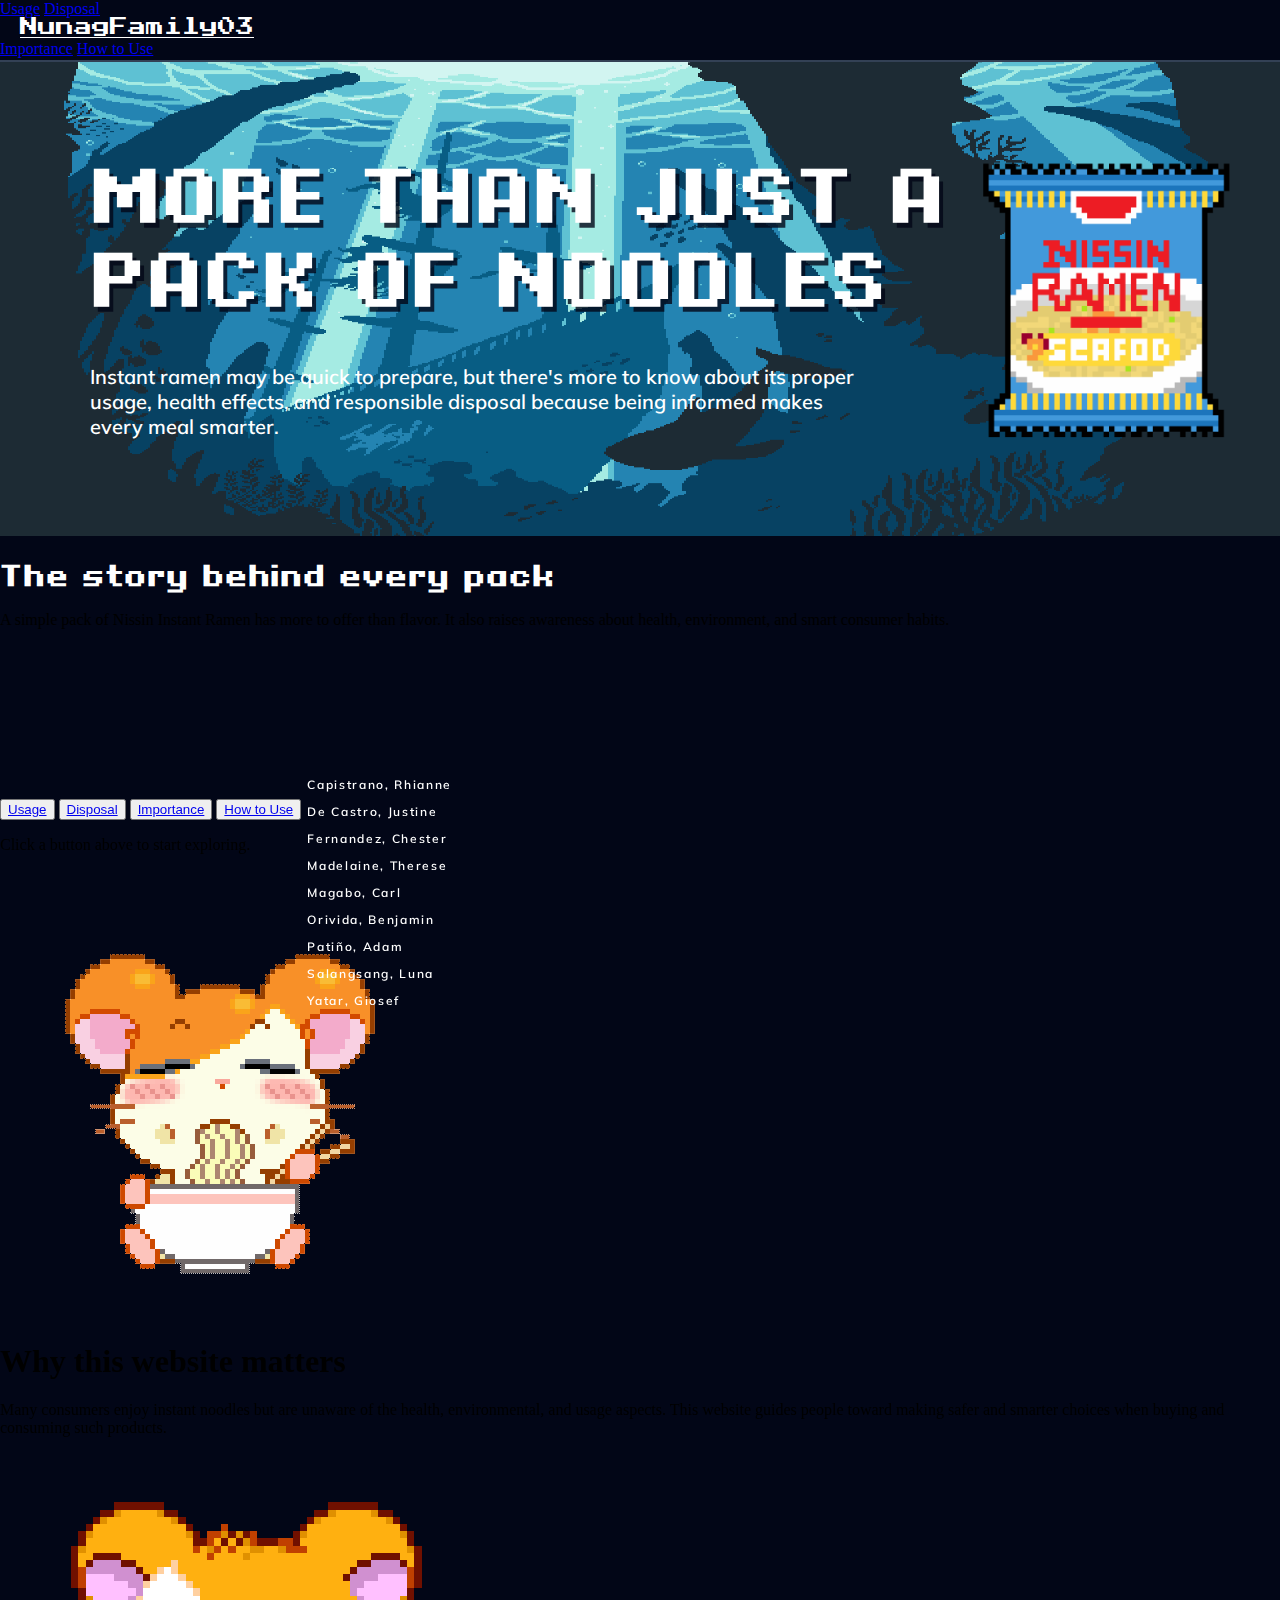
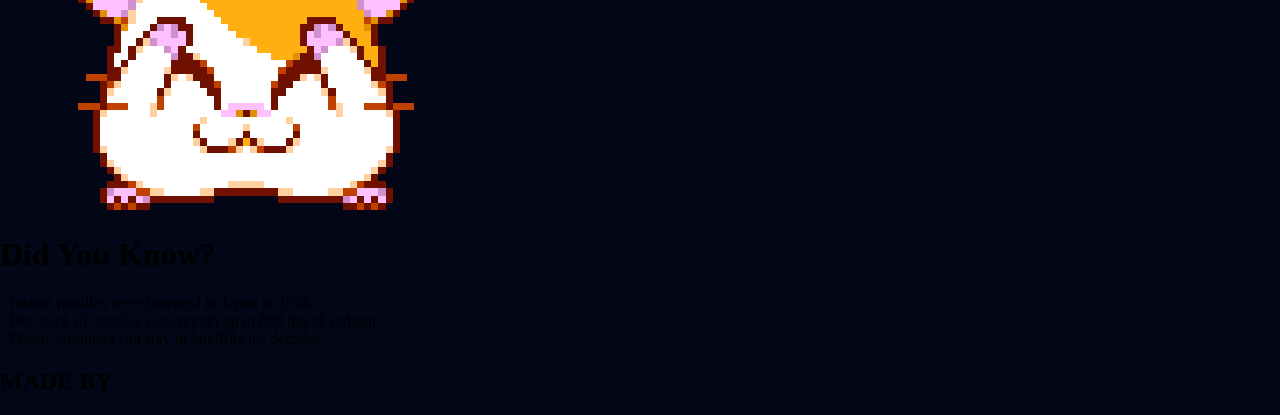
<file: index.html>
<!DOCTYPE html>
<html lang="en">
<head>
    <meta charset="UTF-8">
    <meta name="viewport" content="width=device-width, initial-scale=1.0">
    <link rel="stylesheet" href="assets/styles/style.css">
    <link rel="icon" type="image/png" href="assets/img/shrimp.png">
    <title>NunagFamily03</title>

    <!-- Press Start 2P Font -->
    <link rel="preconnect" href="https://fonts.googleapis.com">
    <link rel="preconnect" href="https://fonts.gstatic.com" crossorigin>
    <link href="https://fonts.googleapis.com/css2?family=Press+Start+2P&display=swap" rel="stylesheet">
    <!-- Mulish Font -->
    <link rel="preconnect" href="https://fonts.googleapis.com">
    <link rel="preconnect" href="https://fonts.gstatic.com" crossorigin>
    <link href="https://fonts.googleapis.com/css2?family=Mulish:ital,wght@0,200..1000;1,200..1000&family=Press+Start+2P&display=swap" rel="stylesheet">
    <!-- Custom Fonts -->
    <link rel="stylesheet" href="assets/styles/customFonts.css">
</head>
<body>
    <!-- Top Navigation Bar -->
    <div id="topNavBar">
        <div class="leftLinks">
            <a href="usage.html">Usage</a>
            <a href="disposal.html">Disposal</a>
        </div>

        <a id="siteName" href="index.html">NunagFamily03</a>

        <div class="rightLinks">
            <a href="importance.html">Importance</a>
            <a href="howtouse.html">How to Use</a>
        </div>
    </div>

    <!-- Site Eye Catcher -->
    <div id="eyeCatchContainer">
        <img id="backgroundGIF" src="assets/img/UnderwaterGIF.gif" alt="Beach Pixel Art">
        <h2 id="topWord">MORE THAN JUST A PACK OF NOODLES</h2>
        <img id="ramenPackGIF" src="assets/img/pixil-gif-drawing.gif" alt="Nissin Instant Noodles Pixel Art">
        <p class="paragraphTXT" id="bottomWord">Instant ramen may be quick to prepare, but there's more to know about its proper usage, health effects, and responsible disposal because being informed makes every meal smarter.</p>
    </div>
    <div id="introSection">
        <h1 id="introHeader">The story behind every pack</h1>
        <p class="paragraphTXT" id="introDesc">A simple pack of Nissin Instant Ramen has more to offer than flavor. It also raises awareness about health, environment, and smart consumer habits.</p>

        <!-- Video -->
        <iframe 
          id="videoAD" 
          src="https://www.youtube.com/embed/2_D_v9cF2Iw?controls=1" 
          frameborder="0" 
          allowfullscreen>
        </iframe>
        
        <div id="introBTNLinks">
            <button class="introBTN"><a href="usage.html">Usage</a></button>
            <button class="introBTN"><a href="disposal.html">Disposal</a></button>
            <button class="introBTN"><a href="importance.html">Importance</a></button>
            <button class="introBTN"><a href="howtouse.html">How to Use</a></button>
        </div>
        <p class="paragraphTXT" id="ctaTXT">Click a button above to start exploring.</p>
    </div>
    <div id="otherSection">
        <!-- Importance -->
        <img id="mema" src="assets/img/RamenEaterMouse.gif">
        <h1 id="importanceHeader">Why this website matters</h1>
        <p id="importancePRGP">Many consumers enjoy instant noodles but are unaware of the health, environmental, and usage aspects. This website guides people toward making safer and smarter choices when buying and consuming such products.</p>

        <!-- Fun Facts -->
        <img id="tungaw" src="assets/img/Mouse.gif">
        <h1 id="funFactHeader">Did You Know?</h1>
        <p id="funFactPRGP">- Instant noodles were invented in Japan in 1958.<br>- One pack of noodles can contain up to 800 mg of sodium.<br>- Plastic wrappers can stay in landfills for decades.</p>
    </div>
    <div id="devSection">
        <h2 id="creditsHeader">MADE BY</h2>
        <div id="creditsDiv">
            <p>Capistrano, Rhianne</p>
            <p>De Castro, Justine</p>
            <p>Fernandez, Chester</p>
            <p>Madelaine, Therese</p>
            <p>Magabo, Carl</p>
            <p>Orivida, Benjamin</p>
            <p>Patiño, Adam</p>
            <p>Salangsang, Luna</p>
            <p>Yatar, Giosef</p>
        </div>
    </div>
</body>

</html>
</file>
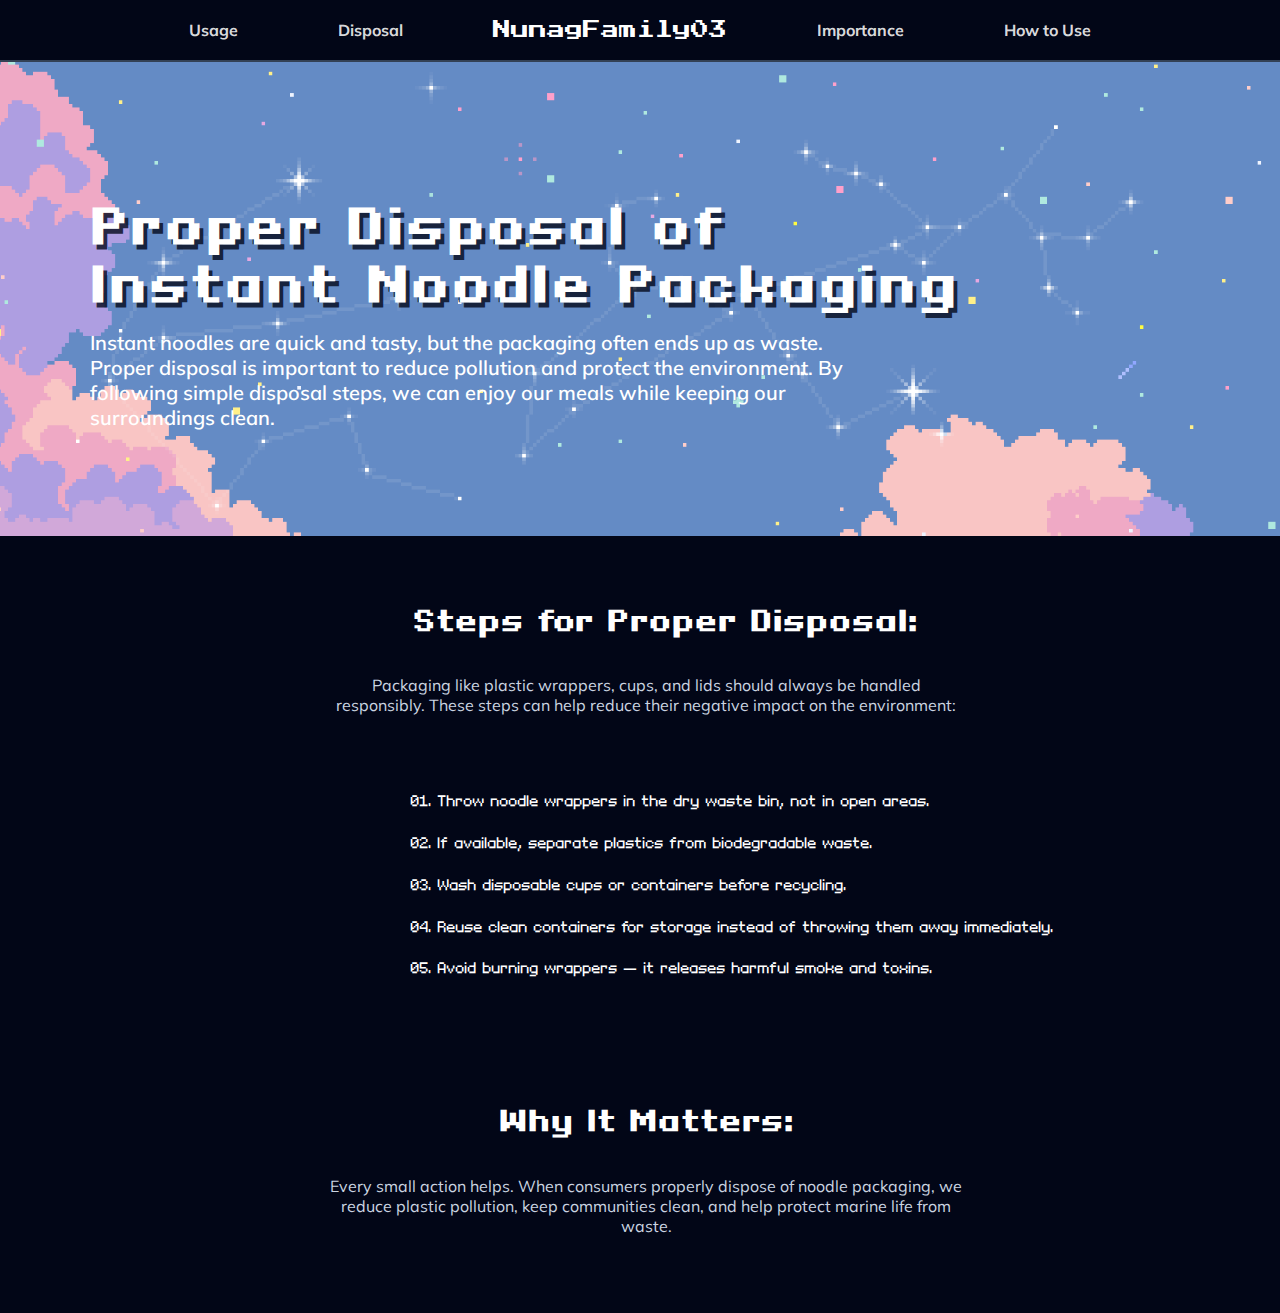
<file: disposal.html>
<!DOCTYPE html>
<html lang="en">
<head>
    <meta charset="UTF-8">
    <meta name="viewport" content="width=device-width, initial-scale=1.0">
    <link rel="stylesheet" href="assets/styles/disposal.css">
    <link rel="icon" type="image/png" href="assets/img/shrimp.png">
    <title>NunagFamily03</title>

    <!-- Press Start 2P Font -->
    <link rel="preconnect" href="https://fonts.googleapis.com">
    <link rel="preconnect" href="https://fonts.gstatic.com" crossorigin>
    <link href="https://fonts.googleapis.com/css2?family=Press+Start+2P&display=swap" rel="stylesheet">
    <!-- Mulish Font -->
    <link rel="preconnect" href="https://fonts.googleapis.com">
    <link rel="preconnect" href="https://fonts.gstatic.com" crossorigin>
    <link href="https://fonts.googleapis.com/css2?family=Mulish:ital,wght@0,200..1000;1,200..1000&family=Press+Start+2P&display=swap" rel="stylesheet">
    <!-- Custom Fonts -->
    <link rel="stylesheet" href="assets/styles/customFonts.css">
</head>
<body>
    <!-- Top Navigation Bar -->
    <div id="topNavBar">
        <div class="leftLinks">
            <a href="usage.html">Usage</a>
            <a href="disposal.html">Disposal</a>
        </div>

        <a id="siteName" href="index.html">NunagFamily03</a>

        <div class="rightLinks">
            <a href="importance.html">Importance</a>
            <a href="howtouse.html">How to Use</a>
        </div>
    </div>
    <!-- Site Eye Catcher -->
    <div id="eyeCatchContainer">
        <img id="backgroundGIF" src="assets/img/conste.gif">
        <h2 id="topWord">Proper Disposal of Instant Noodle Packaging</h2>
        <p class="paragraphTXT" id="bottomWord">Instant noodles are quick and tasty, but the packaging often ends up as waste. Proper disposal is important to reduce pollution and protect the environment. By following simple disposal steps, we can enjoy our meals while keeping our surroundings clean.</p>
    </div>
    <div id="introSection">
        <h1 id="introHeader">Steps for Proper Disposal:</h1>
        <p class="paragraphTXT" id="introDesc">Packaging like plastic wrappers, cups, and lids should always be handled responsibly. These steps can help reduce their negative impact on the environment:</p>
         <ul style="list-style-type: decimal-leading-zero;">
            <li class="liTXT">Throw noodle wrappers in the dry waste bin, not in open areas.</li>
            <li class="liTXT">If available, separate plastics from biodegradable waste.</li>
            <li class="liTXT">Wash disposable cups or containers before recycling.</li>
            <li class="liTXT">Reuse clean containers for storage instead of throwing them away immediately.</li>
            <li class="liTXT">Avoid burning wrappers — it releases harmful smoke and toxins.</li>
        </ul>

        <h1 id="extraHeader">Why It Matters:</h1>
        <p class="paragraphTXT" id="extraDesc">Every small action helps. When consumers properly dispose of noodle packaging, we reduce plastic pollution, keep communities clean, and help protect marine life from waste.</p>
    </div>
</body>

</html>
</file>
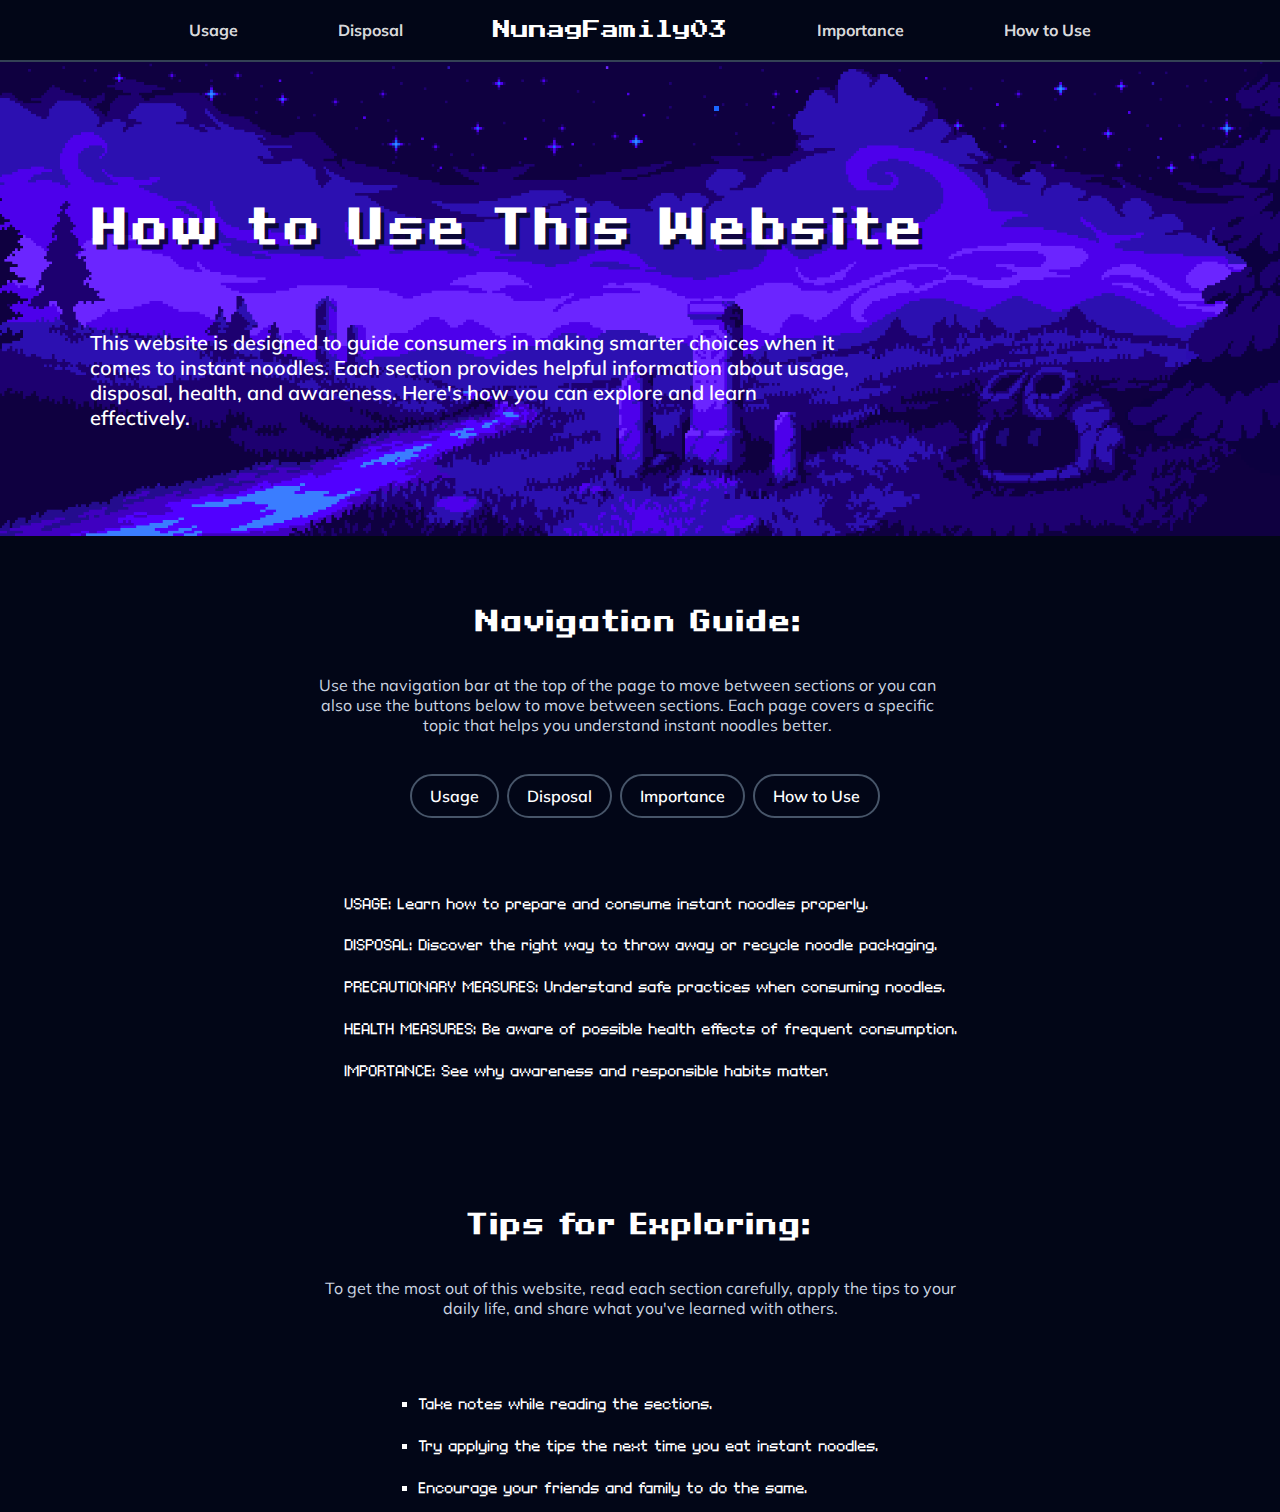
<file: howtouse.html>
<!DOCTYPE html>
<html lang="en">
<head>
    <meta charset="UTF-8">
    <meta name="viewport" content="width=device-width, initial-scale=1.0">
    <link rel="stylesheet" href="/assets/styles/howtouse.css">
    <link rel="icon" type="image/png" href="/assets/img/shrimp.png">
    <title>NunagFamily03</title>

    <!-- Press Start 2P Font -->
    <link rel="preconnect" href="https://fonts.googleapis.com">
    <link rel="preconnect" href="https://fonts.gstatic.com" crossorigin>
    <link href="https://fonts.googleapis.com/css2?family=Press+Start+2P&display=swap" rel="stylesheet">
    <!-- Mulish Font -->
    <link rel="preconnect" href="https://fonts.googleapis.com">
    <link rel="preconnect" href="https://fonts.gstatic.com" crossorigin>
    <link href="https://fonts.googleapis.com/css2?family=Mulish:ital,wght@0,200..1000;1,200..1000&family=Press+Start+2P&display=swap" rel="stylesheet">
    <!-- Custom Fonts -->
    <link rel="stylesheet" href="/assets/styles/customFonts.css">
</head>
<body>
    <!-- Top Navigation Bar -->
    <div id="topNavBar">
        <div class="leftLinks">
            <a href="usage.html">Usage</a>
            <a href="disposal.html">Disposal</a>
        </div>

        <a id="siteName" href="index.html">NunagFamily03</a>

        <div class="rightLinks">
            <a href="importance.html">Importance</a>
            <a href="howtouse.html">How to Use</a>
        </div>
    </div>
    <!-- Site Eye Catcher -->
    <div id="eyeCatchContainer">
        <img id="backgroundGIF" src="assets/img/nightSky.gif">
        <h2 id="topWord">How to Use This Website</h2>
        <p class="paragraphTXT" id="bottomWord">This website is designed to guide consumers in making smarter choices when it comes to instant noodles. Each section provides helpful information about usage, disposal, health, and awareness. Here's how you can explore and learn effectively.</p>
    </div>
    <div id="introSection">
        <h1 id="introHeader">Navigation Guide:</h1>
        <p class="paragraphTXT" id="introDesc">Use the navigation bar at the top of the page to move between sections or you can also use the buttons below to move between sections. Each page covers a specific topic that helps you understand instant noodles better.</p>
        <div id="introBTNLinks">
            <button class="introBTN"><a href="usage.html">Usage</a></button>
            <button class="introBTN"><a href="disposal.html">Disposal</a></button>
            <button class="introBTN"><a href="importance.html">Importance</a></button>
            <button class="introBTN"><a href="howtouse.html">How to Use</a></button>
        </div>
        <ul style="list-style-type: none;">
            <li class="liTXT"><b>USAGE:</b> Learn how to prepare and consume instant noodles properly.</li>
            <li class="liTXT"><b>DISPOSAL:</b> Discover the right way to throw away or recycle noodle packaging.</li>
            <li class="liTXT"><b>PRECAUTIONARY MEASURES:</b> Understand safe practices when consuming noodles.</li>
            <li class="liTXT"><b>HEALTH MEASURES:</b> Be aware of possible health effects of frequent consumption.</li>
            <li class="liTXT"><b>IMPORTANCE:</b> See why awareness and responsible habits matter.</li>
        </ul>

        <h1 id="extraHeader">Tips for Exploring:</h1>
        <p class="paragraphTXT" id="extraDesc">To get the most out of this website, read each section carefully, apply the tips to your daily life, and share what you've learned with others.</p>
        <ul style="list-style-type: square;">
            <li class="liTXT2">Take notes while reading the sections.</li>
            <li class="liTXT2">Try applying the tips the next time you eat instant noodles.</li>
            <li class="liTXT2">Encourage your friends and family to do the same.</li>
        </ul>
    </div>
</body>
</html>
</file>
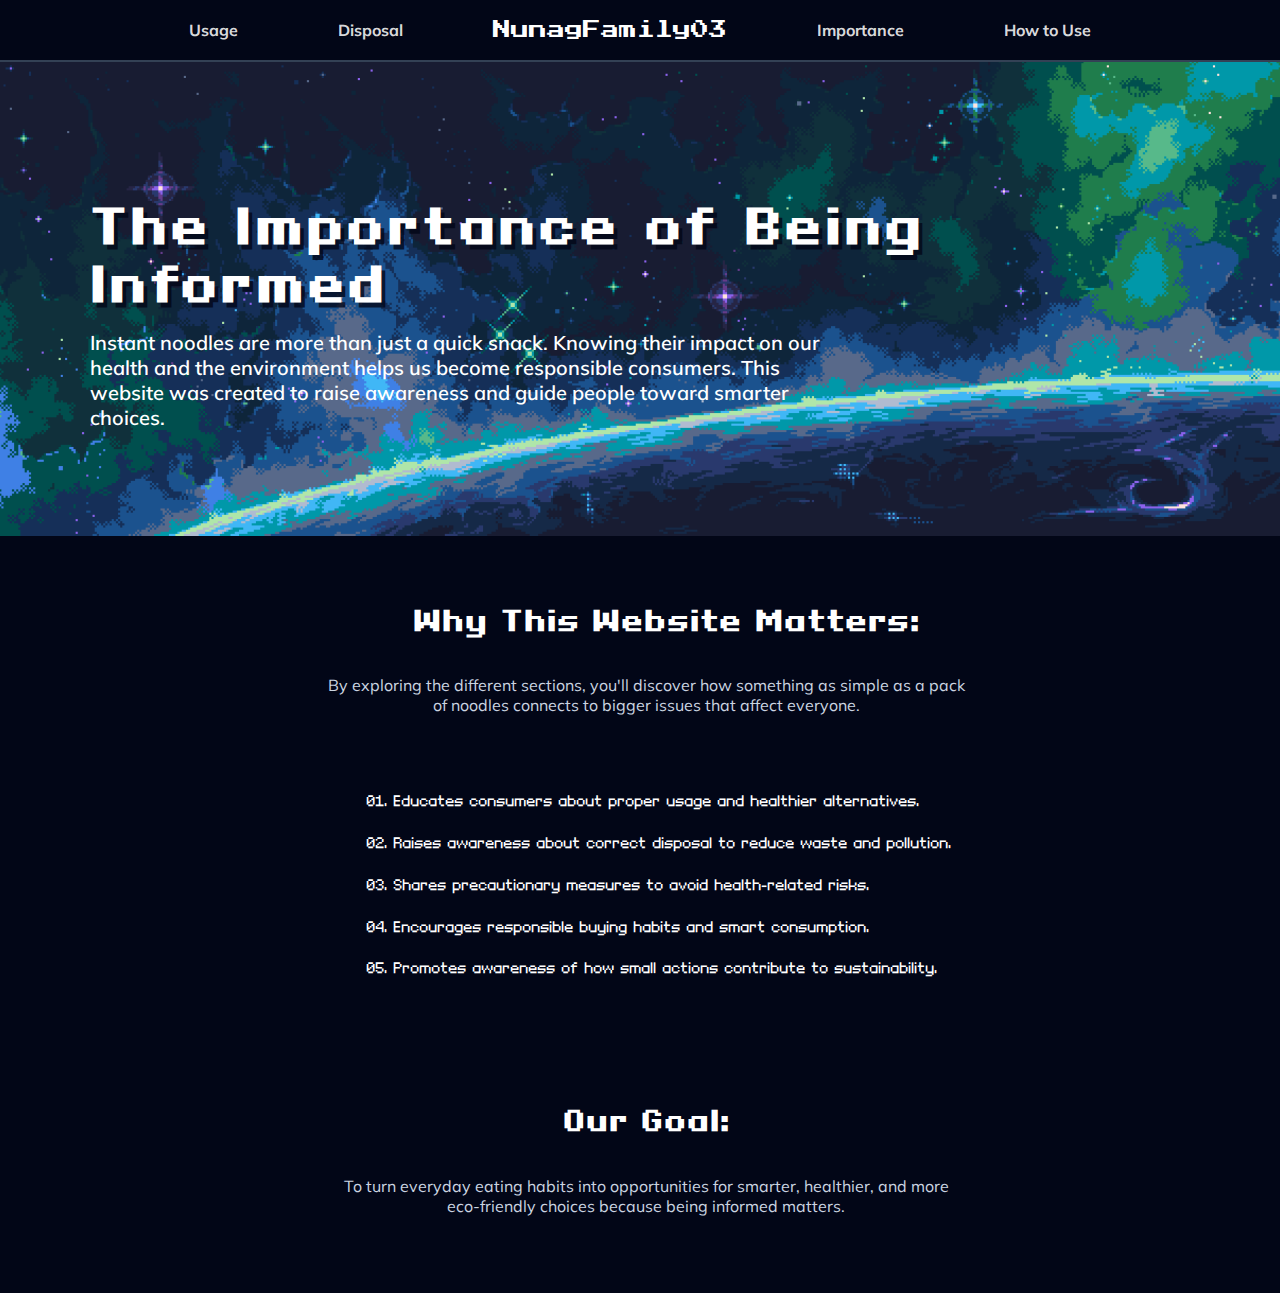
<file: importance.html>
<!DOCTYPE html>
<html lang="en">
<head>
    <meta charset="UTF-8">
    <meta name="viewport" content="width=device-width, initial-scale=1.0">
    <link rel="stylesheet" href="assets/styles/importance.css">
    <link rel="icon" type="image/png" href="assets/img/shrimp.png">
    <title>NunagFamily03</title>

    <!-- Press Start 2P Font -->
    <link rel="preconnect" href="https://fonts.googleapis.com">
    <link rel="preconnect" href="https://fonts.gstatic.com" crossorigin>
    <link href="https://fonts.googleapis.com/css2?family=Press+Start+2P&display=swap" rel="stylesheet">
    <!-- Mulish Font -->
    <link rel="preconnect" href="https://fonts.googleapis.com">
    <link rel="preconnect" href="https://fonts.gstatic.com" crossorigin>
    <link href="https://fonts.googleapis.com/css2?family=Mulish:ital,wght@0,200..1000;1,200..1000&family=Press+Start+2P&display=swap" rel="stylesheet">
    <!-- Custom Fonts -->
    <link rel="stylesheet" href="assets/styles/customFonts.css">
</head>
<body>
    <!-- Top Navigation Bar -->
    <div id="topNavBar">
        <div class="leftLinks">
            <a href="usage.html">Usage</a>
            <a href="disposal.html">Disposal</a>
        </div>

        <a id="siteName" href="index.html">NunagFamily03</a>

        <div class="rightLinks">
            <a href="importance.html">Importance</a>
            <a href="howtouse.html">How to Use</a>
        </div>
    </div>
    <!-- Site Eye Catcher -->
    <div id="eyeCatchContainer">
        <img id="backgroundGIF" src="assets/img/space.png">
        <h2 id="topWord">The Importance of Being Informed</h2>
        <p class="paragraphTXT" id="bottomWord">Instant noodles are more than just a quick snack. Knowing their impact on our health and the environment helps us become responsible consumers. This website was created to raise awareness and guide people toward smarter choices.</p>
    </div>
    <div id="introSection">
        <h1 id="introHeader">Why This Website Matters:</h1>
        <p class="paragraphTXT" id="introDesc">By exploring the different sections, you'll discover how something as simple as a pack of noodles connects to bigger issues that affect everyone.</p>
         <ul style="list-style-type: decimal-leading-zero;">
            <li class="liTXT">Educates consumers about proper usage and healthier alternatives.</li>
            <li class="liTXT">Raises awareness about correct disposal to reduce waste and pollution.</li>
            <li class="liTXT">Shares precautionary measures to avoid health-related risks.</li>
            <li class="liTXT">Encourages responsible buying habits and smart consumption.</li>
            <li class="liTXT">Promotes awareness of how small actions contribute to sustainability.</li>
        </ul>

        <h1 id="extraHeader">Our Goal:</h1>
        <p class="paragraphTXT" id="extraDesc">To turn everyday eating habits into opportunities for smarter, healthier, and more eco-friendly choices because being informed matters.</p>
    </div>
</body>

</html>
</file>
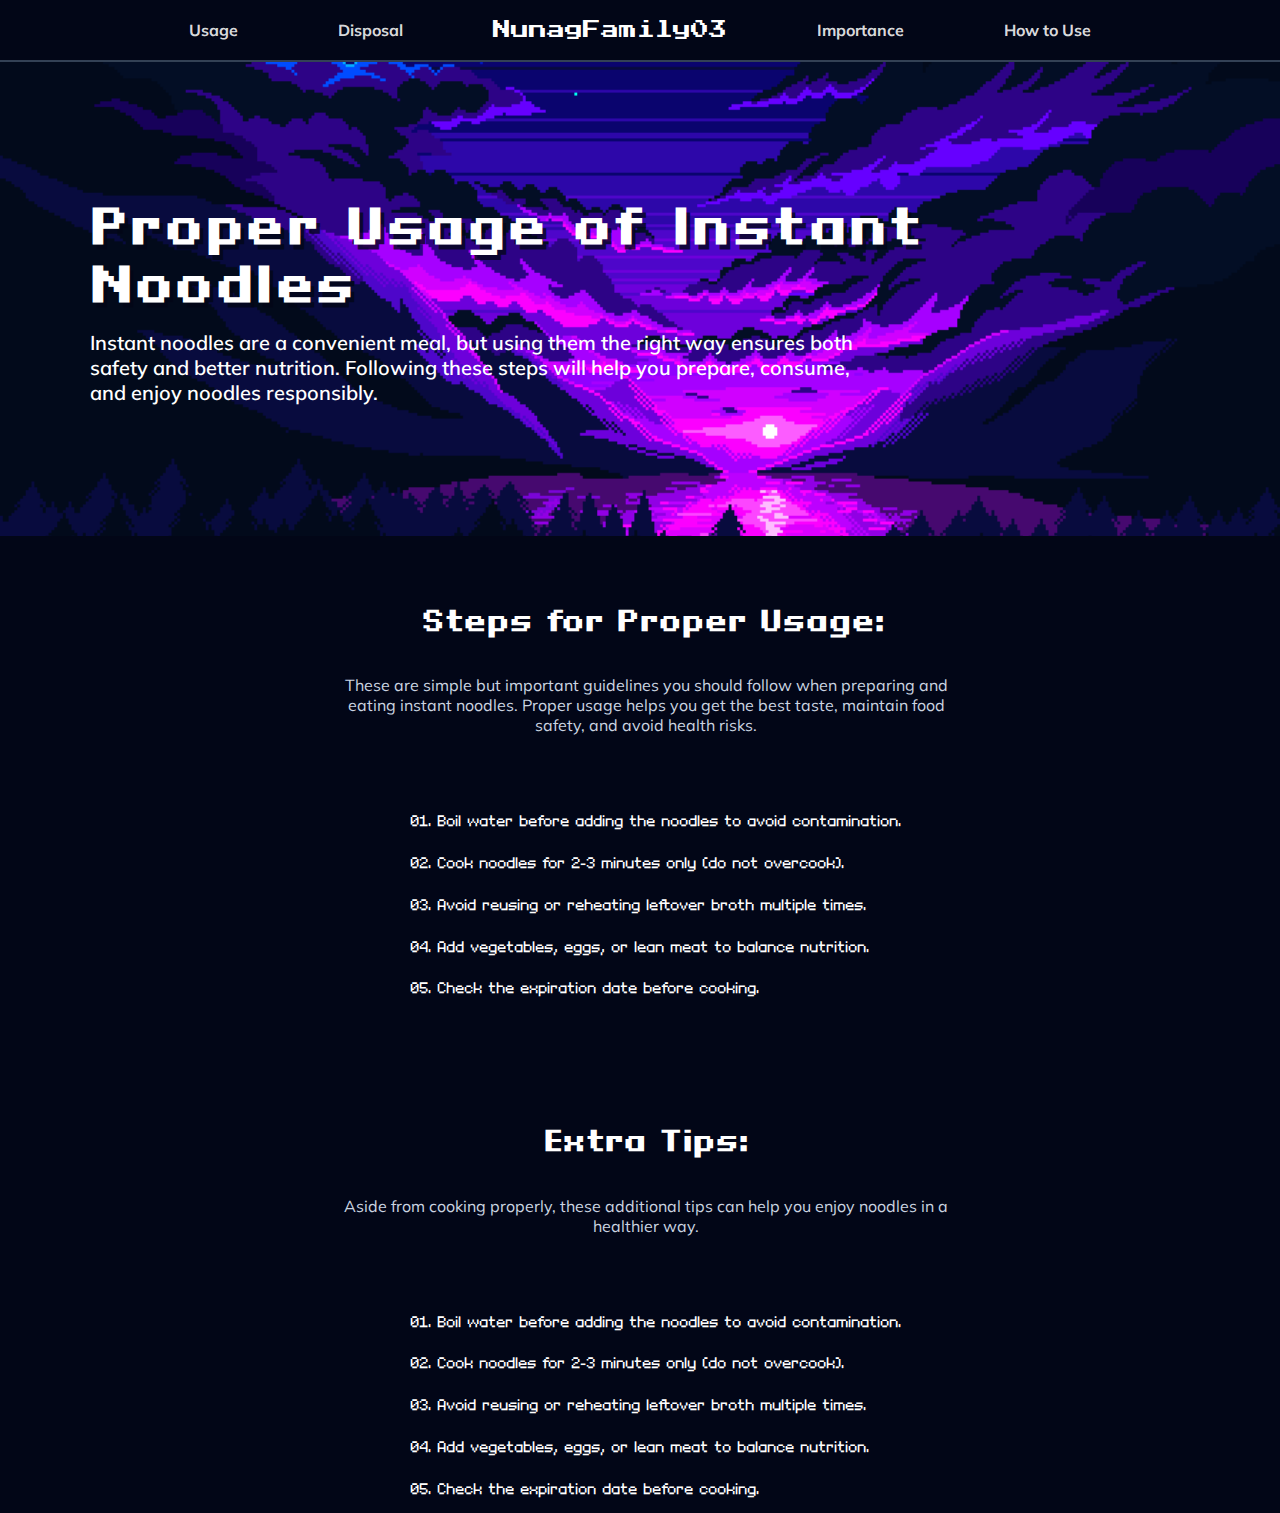
<file: usage.html>
<!DOCTYPE html>
<html lang="en">
<head>
    <meta charset="UTF-8">
    <meta name="viewport" content="width=device-width, initial-scale=1.0">
    <link rel="stylesheet" href="assets/styles/usage.css">
    <link rel="icon" type="image/png" href="assets/img/shrimp.png">
    <title>NunagFamily03</title>

    <!-- Press Start 2P Font -->
    <link rel="preconnect" href="https://fonts.googleapis.com">
    <link rel="preconnect" href="https://fonts.gstatic.com" crossorigin>
    <link href="https://fonts.googleapis.com/css2?family=Press+Start+2P&display=swap" rel="stylesheet">
    <!-- Mulish Font -->
    <link rel="preconnect" href="https://fonts.googleapis.com">
    <link rel="preconnect" href="https://fonts.gstatic.com" crossorigin>
    <link href="https://fonts.googleapis.com/css2?family=Mulish:ital,wght@0,200..1000;1,200..1000&family=Press+Start+2P&display=swap" rel="stylesheet">
    <!-- Custom Fonts -->
    <link rel="stylesheet" href="assets/styles/customFonts.css">
</head>
<body>
    <!-- Top Navigation Bar -->
    <div id="topNavBar">
        <div class="leftLinks">
            <a href="usage.html">Usage</a>
            <a href="disposal.html">Disposal</a>
        </div>

        <a id="siteName" href="index.html">NunagFamily03</a>

        <div class="rightLinks">
            <a href="importance.html">Importance</a>
            <a href="howtouse.html">How to Use</a>
        </div>
    </div>
    <!-- Site Eye Catcher -->
    <div id="eyeCatchContainer">
        <img id="backgroundGIF" src="assets/img/meteor.gif">
        <h2 id="topWord">Proper Usage of Instant Noodles</h2>
        <p class="paragraphTXT" id="bottomWord">Instant noodles are a convenient meal, but using them the right way ensures both safety and better nutrition. Following these steps will help you prepare, consume, and enjoy noodles responsibly.</p>
    </div>
    <div id="introSection">
        <h1 id="introHeader">Steps for Proper Usage:</h1>
        <p class="paragraphTXT" id="introDesc">These are simple but important guidelines you should follow when preparing and eating instant noodles. Proper usage helps you get the best taste, maintain food safety, and avoid health risks.</p>
         <ul style="list-style-type: decimal-leading-zero;">
            <li class="liTXT">Boil water before adding the noodles to avoid contamination.</li>
            <li class="liTXT">Cook noodles for 2-3 minutes only (do not overcook).</li>
            <li class="liTXT">Avoid reusing or reheating leftover broth multiple times.</li>
            <li class="liTXT">Add vegetables, eggs, or lean meat to balance nutrition.</li>
            <li class="liTXT">Check the expiration date before cooking.</li>
        </ul>

        <h1 id="extraHeader">Extra Tips:</h1>
        <p class="paragraphTXT" id="extraDesc">Aside from cooking properly, these additional tips can help you enjoy noodles in a healthier way.</p>
         <ul style="list-style-type: decimal-leading-zero;">
            <li class="liTXT">Boil water before adding the noodles to avoid contamination.</li>
            <li class="liTXT">Cook noodles for 2-3 minutes only (do not overcook).</li>
            <li class="liTXT">Avoid reusing or reheating leftover broth multiple times.</li>
            <li class="liTXT">Add vegetables, eggs, or lean meat to balance nutrition.</li>
            <li class="liTXT">Check the expiration date before cooking.</li>
        </ul>
    </div>
</body>

</html>
</file>
<file: assets/styles/style.css>
/* main color: rgb(2, 6, 23)
sub color: #212529 

# for id
. for class
*/

body {
    margin: 0px;
    background-color: rgb(2, 6, 23);
}

#topNavBar {
    position: fixed;
    top: 0;
    left: 0;
    width: 100%;
    height: 60px;
    background-color: rgb(2, 6, 23);
    border-bottom: 2px solid rgb(51, 65, 85);
    z-index: 2;
}

#siteName {
    font-family: 'Press Start 2P', sans-serif;
    font-size: 18px;
    color: white;
    margin: 0;
    padding: 20px;
}

#eyeCatchContainer {
    position: relative;
    margin-top: 61px;
    z-index: 1;
}

#backgroundGIF {
    height: 475px;
    width: 100%;
}

#topWord {
    position: absolute;
    top: 7%;
    left: 7%;
    width: 70%;
    font-family: 'PixelGridM';
    font-size: 70px;
    color: white;
    text-shadow: rgba(2, 6, 23, 0.8) 4px 5px 0px;
    letter-spacing: 3.4px;
}

#ramenPackGIF {
    position: absolute;
    height: 350px; 
    width: 350px;
    top: 10%;
    left: 73%;
}

#bottomWord {
    position: absolute;
    top: 59%;
    left: 7%;
    width: 60%;
    font-family: Mulish, sans-serif;
    font-weight: 600;
    font-size: 20px;
    color: white;
}

#creditsDiv {
    position: absolute;
    top: 85%;
    left: 24%;
    color: white;
    font-family: Mulish, sans-serif;
    font-size: 12px;
    font-weight: 600;
    letter-spacing: 1.68px;
}

#introHeader {
    width: 60%;
    font-family: 'PixelGridM';
    font-size: 28px;
    color: white;
    letter-spacing: 0.96px;
}

/* Mobile Gamerrrrxxxxxz */
@media only screen and (max-width: 600px) {
    #topNavBar {
        height: 50px;
        width: 100%;
    }

    #siteName {
        font-size: 14px;
    }

    #eyeCatchContainer {
        margin-top: 52px;
    }

    #backgroundGIF {
        height: 350px;
        width: 100%;
    }
    
    #topWord {
        font-size: 30px;
        top: 1%;
        left: 5%;
        width: 90%;
        text-shadow: rgba(2, 6, 23, 0.8) 2px 2px 0px;
        text-align: center;
    }

    #ramenPackGIF {
        width: 150px;
        height: 150px;
        top: 35%;
        left: 31.5%;
    }

    #bottomWord {
        top: 74%;
        left: 5.3%;
        width: 90%;
        font-size: 13px;
        text-align: center;
    }
}

/* iPad Kidssxxxxxxxzzzzz */
@media only screen and (min-width: 601px) and (max-width: 1023px) {
    #topNavBar {
        height: 60px;
        width: 100%;
    }

    #siteName {
        font-size: 18px;
    }

    #eyeCatchContainer {
        margin-top: 62px;
    }

    #backgroundGIF {
        height: 450px;
        width: 100%;
    }

    #topWord {
        font-size: 40px;
        top: 2%;
        left: 5%;
        width: 90%;
        text-shadow: rgba(2, 6, 23, 0.8) 3px 3px 0px;
        text-align: center;
    }

    #ramenPackGIF {
        width: 225px;
        height: 225px;
        top: 27%;
        left: 38%;
    }

    #bottomWord {
        top: 76%;
        left: 5.3%;
        width: 90%;
        font-size: 16px;
        text-align: center;
    }
}
</file>
<file: assets/styles/customFonts.css>
@font-face {
  font-family: 'PixelGridS';
  src: url('/assets/fonts/pixelgrid-squarebolds.woff') format('woff');
  font-weight: normal;
  font-style: normal;
}

@font-face {
  font-family: 'PixelGridM';
  src: url('/assets/fonts/pixelgrid-squareboldm.woff') format('woff');
  font-weight: normal;
  font-style: normal;
}

@font-face {
  font-family: 'PixelGridXL';
  src: url('/assets/fonts/pixelgrid-squareboldxl.woff') format('woff');
  font-weight: normal;
  font-style: normal;
}
</file>
<file: assets/styles/disposal.css>
/* main color: rgb(2, 6, 23)
sub color: #212529 

# for id
. for class
*/

body {
    margin: 0px;
    background-color: rgb(2, 6, 23);
}

.paragraphTXT {
    font-family: Mulish, sans-serif;
    color: white;
}

#topNavBar {
    position: fixed;
    top: 0;
    left: 0;
    width: 100%;
    height: 60px;
    background-color: rgb(2, 6, 23);
    border-bottom: 2px solid rgb(51, 65, 85);

    display: flex;
    justify-content: center;
    align-items: center;
    gap: 40px;
    z-index: 2;
}

#siteName {
    font-family: 'Press Start 2P', sans-serif;
    font-size: 18px;
    color: white;
    text-decoration: none;
    margin: 0;
}

#siteName:hover {
    transition: 0.4s;
    color: #0056b3;
}

.leftLinks a, .rightLinks a {
    font-family: Mulish, sans-serif;
    font-weight: 700;
    color: rgba(255, 255, 255, 0.87);
    text-decoration: none;
    margin: 0 50px;
    font-size: 16px;
}

.leftLinks a:hover, .rightLinks a:hover {
    transition: 0.4s;
    color: #007bff;
} 

.leftLinks, .rightLinks {
    display: flex;
}

#eyeCatchContainer {
    position: relative;
    margin-top: 61px;
    z-index: 1;
}

#backgroundGIF {
    object-fit: cover;
    height: 475px;
    width: 100%;
}

#topWord {
    position: absolute;
    top: 20%;
    left: 7%;
    width: 70%;
    font-family: 'PixelGridM';
    font-size: 48px;
    color: white;
    text-shadow: rgba(2, 6, 23, 0.8) 4px 5px 0px;
    letter-spacing: 3.4px;
}

#ramenPackGIF {
    position: absolute;
    height: 350px; 
    width: 350px;
    top: 10%;
    left: 73%;
}

#bottomWord {
    position: absolute;
    top: 52%;
    left: 7%;
    width: 60%;
    font-weight: 600;
    font-size: 20px;
}

#introHeader {
    margin-top: 5%;
    margin-left: 32.25%;
    width: 60%;
    font-family: 'PixelGridM';
    font-size: 28px;
    color: white;
    letter-spacing: 0.96px;
}

#introDesc {
    max-width: 50%;
    margin-top: 3%;
    margin-bottom: 6%;
    margin-left: 25.5%;
    text-align: center;
    color: rgb(203, 213, 225);
}

.liTXT {
    font-family: 'PixelGridS';
    font-size: 14px;
    max-width: 50%;
    margin-top: 2%;
    margin-left: 32%;
    color: white;
}

#extraHeader {
    margin-top: 10%;
    margin-left: 39%;
    font-family: 'PixelGridM';
    font-size: 28px;
    color: white;
    letter-spacing: 0.96px;
}

#extraDesc {
    max-width: 50%;
    margin-top: 3%;
    margin-bottom: 6%;
    margin-left: 25.5%;
    text-align: center;
    color: rgb(203, 213, 225);
}
</file>
<file: assets/styles/howtouse.css>
/* main color: rgb(2, 6, 23)
sub color: #212529 

# for id
. for class
*/

body {
    margin: 0px;
    background-color: rgb(2, 6, 23);
}

.paragraphTXT {
    font-family: Mulish, sans-serif;
    color: white;
}

#topNavBar {
    position: fixed;
    top: 0;
    left: 0;
    width: 100%;
    height: 60px;
    background-color: rgb(2, 6, 23);
    border-bottom: 2px solid rgb(51, 65, 85);

    display: flex;
    justify-content: center;
    align-items: center;
    gap: 40px;
    z-index: 2;
}

#siteName {
    font-family: 'Press Start 2P', sans-serif;
    font-size: 18px;
    color: white;
    text-decoration: none;
    margin: 0;
}

#siteName:hover {
    transition: 0.4s;
    color: #0056b3;
}

.leftLinks a, .rightLinks a {
    font-family: Mulish, sans-serif;
    font-weight: 700;
    color: rgba(255, 255, 255, 0.87);
    text-decoration: none;
    margin: 0 50px;
    font-size: 16px;
}

.leftLinks a:hover, .rightLinks a:hover {
    transition: 0.4s;
    color: #007bff;
} 

.leftLinks, .rightLinks {
    display: flex;
}

#eyeCatchContainer {
    position: relative;
    margin-top: 61px;
    z-index: 1;
}

#backgroundGIF {
    object-fit: cover;
    height: 475px;
    width: 100%;
}

#topWord {
    position: absolute;
    top: 20%;
    left: 7%;
    width: 70%;
    font-family: 'PixelGridM';
    font-size: 48px;
    color: white;
    text-shadow: rgba(2, 6, 23, 0.8) 4px 5px 0px;
    letter-spacing: 3.4px;
}

#ramenPackGIF {
    position: absolute;
    height: 350px; 
    width: 350px;
    top: 10%;
    left: 73%;
}

#bottomWord {
    position: absolute;
    top: 52%;
    left: 7%;
    width: 60%;
    font-weight: 600;
    font-size: 20px;
}

#introHeader {
    margin-top: 5%;
    margin-left: 37%;
    width: 60%;
    font-family: 'PixelGridM';
    font-size: 28px;
    color: white;
    letter-spacing: 0.96px;
}

#introDesc {
    max-width: 50%;
    margin-top: 3%;
    margin-left: 24%;
    text-align: center;
    color: rgb(203, 213, 225);
}

#introBTNLinks {
    margin-top: 3%;
    margin-bottom: 6%;
    margin-left: 32%;
    gap: 8px;
    display: flex;
}

.introBTN {
    padding: 10px 18px;
    background-color: transparent;
    border-radius: 50px;
    border: 2px solid rgb(71, 85, 105);
}

.introBTN a {
    font-size: 16px;
    font-weight: 600;
    font-family: Mulish, sans-serif;
    color: white;
    text-decoration: none;
}

.introBTN:hover, .introBTN a:hover {
    transition: 0.4s;
    border-color: rgb(44, 186, 255);
    color: rgb(44, 186, 255);
}

.liTXT {
    font-family: 'PixelGridS';
    font-size: 14px;
    max-width: 50%;
    margin-top: 2%;
    margin-left: 24.5%;
    color: white;
}

.liTXT2 {
    font-family: 'PixelGridS';
    font-size: 14px;
    max-width: 50%;
    margin-top: 2%;
    margin-left: 30.5%;
    color: white;
}

#extraHeader {
    margin-top: 10%;
    margin-left: 36.4%;
    font-family: 'PixelGridM';
    font-size: 28px;
    color: white;
    letter-spacing: 0.96px;
}

#extraDesc {
    max-width: 50%;
    margin-top: 3%;
    margin-bottom: 6%;
    margin-left: 25%;
    text-align: center;
    color: rgb(203, 213, 225);
}
</file>
<file: assets/styles/importance.css>
/* main color: rgb(2, 6, 23)
sub color: #212529 

# for id
. for class
*/

body {
    margin: 0px;
    background-color: rgb(2, 6, 23);
}

.paragraphTXT {
    font-family: Mulish, sans-serif;
    color: white;
}

#topNavBar {
    position: fixed;
    top: 0;
    left: 0;
    width: 100%;
    height: 60px;
    background-color: rgb(2, 6, 23);
    border-bottom: 2px solid rgb(51, 65, 85);

    display: flex;
    justify-content: center;
    align-items: center;
    gap: 40px;
    z-index: 2;
}

#siteName {
    font-family: 'Press Start 2P', sans-serif;
    font-size: 18px;
    color: white;
    text-decoration: none;
    margin: 0;
}

#siteName:hover {
    transition: 0.4s;
    color: #0056b3;
}

.leftLinks a, .rightLinks a {
    font-family: Mulish, sans-serif;
    font-weight: 700;
    color: rgba(255, 255, 255, 0.87);
    text-decoration: none;
    margin: 0 50px;
    font-size: 16px;
}

.leftLinks a:hover, .rightLinks a:hover {
    transition: 0.4s;
    color: #007bff;
} 

.leftLinks, .rightLinks {
    display: flex;
}

#eyeCatchContainer {
    position: relative;
    margin-top: 61px;
    z-index: 1;
}

#backgroundGIF {
    object-fit: cover;
    height: 475px;
    width: 100%;
}

#topWord {
    position: absolute;
    top: 20%;
    left: 7%;
    width: 70%;
    font-family: 'PixelGridM';
    font-size: 48px;
    color: white;
    text-shadow: rgba(2, 6, 23, 0.8) 4px 5px 0px;
    letter-spacing: 3.4px;
}

#ramenPackGIF {
    position: absolute;
    height: 350px; 
    width: 350px;
    top: 10%;
    left: 73%;
}

#bottomWord {
    position: absolute;
    top: 52%;
    left: 7%;
    width: 60%;
    font-weight: 600;
    font-size: 20px;
}

#introHeader {
    margin-top: 5%;
    margin-left: 32.25%;
    width: 60%;
    font-family: 'PixelGridM';
    font-size: 28px;
    color: white;
    letter-spacing: 0.96px;
}

#introDesc {
    max-width: 50%;
    margin-top: 3%;
    margin-bottom: 6%;
    margin-left: 25.5%;
    text-align: center;
    color: rgb(203, 213, 225);
}

.liTXT {
    font-family: 'PixelGridS';
    font-size: 14px;
    max-width: 50%;
    margin-top: 2%;
    margin-left: 28.5%;
    color: white;
}

#extraHeader {
    margin-top: 10%;
    margin-left: 44%;
    font-family: 'PixelGridM';
    font-size: 28px;
    color: white;
    letter-spacing: 0.96px;
}

#extraDesc {
    max-width: 50%;
    margin-top: 3%;
    margin-bottom: 6%;
    margin-left: 25.5%;
    text-align: center;
    color: rgb(203, 213, 225);
}
</file>
<file: assets/styles/usage.css>
/* main color: rgb(2, 6, 23)
sub color: #212529 

# for id
. for class
*/

body {
    margin: 0px;
    background-color: rgb(2, 6, 23);
}

.paragraphTXT {
    font-family: Mulish, sans-serif;
    color: white;
}

#topNavBar {
    position: fixed;
    top: 0;
    left: 0;
    width: 100%;
    height: 60px;
    background-color: rgb(2, 6, 23);
    border-bottom: 2px solid rgb(51, 65, 85);

    display: flex;
    justify-content: center;
    align-items: center;
    gap: 40px;
    z-index: 2;
}

#siteName {
    font-family: 'Press Start 2P', sans-serif;
    font-size: 18px;
    color: white;
    text-decoration: none;
    margin: 0;
}

#siteName:hover {
    transition: 0.4s;
    color: #0056b3;
}

.leftLinks a, .rightLinks a {
    font-family: Mulish, sans-serif;
    font-weight: 700;
    color: rgba(255, 255, 255, 0.87);
    text-decoration: none;
    margin: 0 50px;
    font-size: 16px;
}

.leftLinks a:hover, .rightLinks a:hover {
    transition: 0.4s;
    color: #007bff;
} 

.leftLinks, .rightLinks {
    display: flex;
}

#eyeCatchContainer {
    position: relative;
    margin-top: 61px;
    z-index: 1;
}

#backgroundGIF {
    object-fit: cover;
    height: 475px;
    width: 100%;
}

#topWord {
    position: absolute;
    top: 20%;
    left: 7%;
    width: 70%;
    font-family: 'PixelGridM';
    font-size: 48px;
    color: white;
    text-shadow: rgba(2, 6, 23, 0.8) 4px 5px 0px;
    letter-spacing: 3.4px;
}

#ramenPackGIF {
    position: absolute;
    height: 350px; 
    width: 350px;
    top: 10%;
    left: 73%;
}

#bottomWord {
    position: absolute;
    top: 52%;
    left: 7%;
    width: 60%;
    font-weight: 600;
    font-size: 20px;
}

#introHeader {
    margin-top: 5%;
    margin-left: 33%;
    width: 60%;
    font-family: 'PixelGridM';
    font-size: 28px;
    color: white;
    letter-spacing: 0.96px;
}

#introDesc {
    max-width: 50%;
    margin-top: 3%;
    margin-bottom: 6%;
    margin-left: 25.5%;
    text-align: center;
    color: rgb(203, 213, 225);
}

.liTXT {
    font-family: 'PixelGridS';
    font-size: 14px;
    max-width: 50%;
    margin-top: 2%;
    margin-left: 32%;
    color: white;
}

#extraHeader {
    margin-top: 10%;
    margin-left: 42.5%;
    font-family: 'PixelGridM';
    font-size: 28px;
    color: white;
    letter-spacing: 0.96px;
}

#extraDesc {
    max-width: 50%;
    margin-top: 3%;
    margin-bottom: 6%;
    margin-left: 25.5%;
    text-align: center;
    color: rgb(203, 213, 225);
}
</file>
